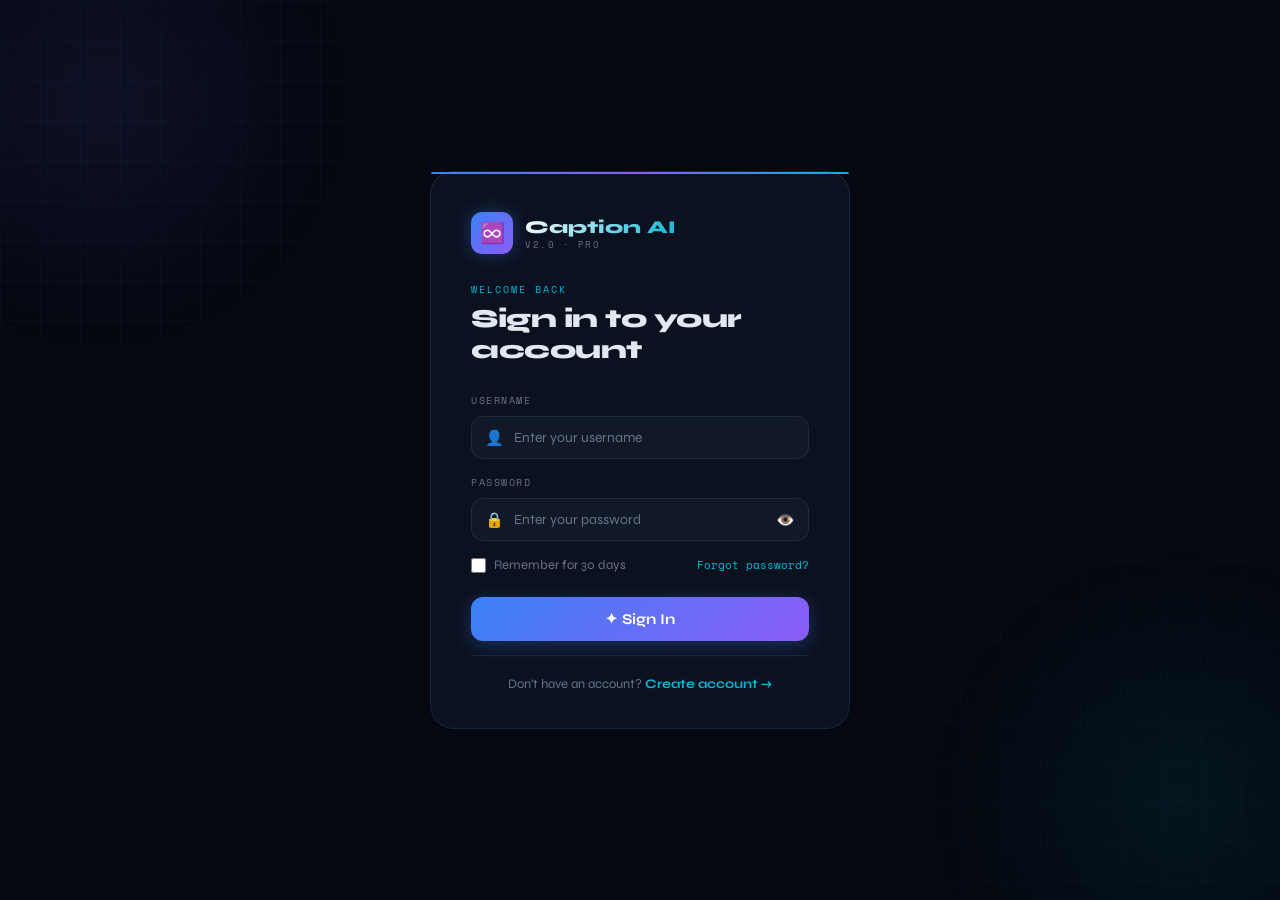
<file: templates/login.html>
<!DOCTYPE html>
<html lang="en">
<head>
    <meta charset="UTF-8">
    <meta name="viewport" content="width=device-width, initial-scale=1.0">
    <title>Login | Caption AI</title>
    <link href="https://fonts.googleapis.com/css2?family=Space+Mono:wght@400;700&family=Syne:wght@400;600;700;800&display=swap" rel="stylesheet">
    <style>
        :root {
            --bg: #050810;
            --surface: #0c1120;
            --surface2: #111827;
            --border: rgba(99, 179, 255, 0.12);
            --accent: #3b82f6;
            --accent2: #06b6d4;
            --accent3: #8b5cf6;
            --text: #e2e8f0;
            --muted: #64748b;
        }

        * { margin: 0; padding: 0; box-sizing: border-box; }

        body {
            font-family: 'Syne', sans-serif;
            background: var(--bg);
            color: var(--text);
            min-height: 100vh;
            display: flex;
            align-items: center;
            justify-content: center;
            overflow: hidden;
        }

        /* Grid background */
        body::before {
            content: '';
            position: fixed; inset: 0;
            background-image:
                linear-gradient(rgba(59,130,246,0.04) 1px, transparent 1px),
                linear-gradient(90deg, rgba(59,130,246,0.04) 1px, transparent 1px);
            background-size: 40px 40px;
            pointer-events: none;
        }

        /* Glow blobs */
        .blob-tl {
            position: fixed; top: -150px; left: -150px;
            width: 500px; height: 500px;
            background: radial-gradient(circle, rgba(99,102,241,0.1) 0%, transparent 70%);
            pointer-events: none;
        }

        .blob-br {
            position: fixed; bottom: -150px; right: -150px;
            width: 500px; height: 500px;
            background: radial-gradient(circle, rgba(6,182,212,0.08) 0%, transparent 70%);
            pointer-events: none;
        }

        /* ── CARD ── */
        .login-card {
            position: relative;
            z-index: 1;
            background: var(--surface);
            border: 1px solid var(--border);
            border-radius: 24px;
            padding: 40px 40px 36px;
            width: 100%;
            max-width: 420px;
            animation: slideUp 0.5s ease both;
        }

        @keyframes slideUp {
            from { opacity: 0; transform: translateY(24px); }
            to   { opacity: 1; transform: translateY(0); }
        }

        .login-card::before {
            content: '';
            position: absolute;
            top: 0; left: 0; right: 0;
            height: 2px;
            background: linear-gradient(90deg, var(--accent), var(--accent3), var(--accent2));
            border-radius: 24px 24px 0 0;
        }

        /* ── LOGO ── */
        .card-logo {
            display: flex;
            align-items: center;
            gap: 12px;
            margin-bottom: 28px;
        }

        .logo-icon {
            width: 42px; height: 42px;
            background: linear-gradient(135deg, var(--accent), var(--accent3));
            border-radius: 11px;
            display: flex; align-items: center; justify-content: center;
            font-size: 20px;
            box-shadow: 0 0 18px rgba(59,130,246,0.35);
        }

        .logo-name {
            font-size: 18px; font-weight: 800;
            background: linear-gradient(135deg, #fff 0%, var(--accent2) 100%);
            -webkit-background-clip: text; -webkit-text-fill-color: transparent;
            background-clip: text;
        }

        .logo-version {
            font-family: 'Space Mono', monospace;
            font-size: 9px; color: var(--muted);
            letter-spacing: 1.5px; text-transform: uppercase;
        }

        /* ── HEADING ── */
        .card-eyebrow {
            font-family: 'Space Mono', monospace;
            font-size: 10px; text-transform: uppercase;
            letter-spacing: 2px; color: var(--accent2);
            margin-bottom: 6px;
        }

        .card-title {
            font-size: 26px; font-weight: 800;
            letter-spacing: -0.5px;
            margin-bottom: 28px;
        }

        /* ── FORM ── */
        .form-group { margin-bottom: 16px; }

        .form-label {
            display: block;
            font-family: 'Space Mono', monospace;
            font-size: 10px; text-transform: uppercase;
            letter-spacing: 1.5px; color: var(--muted);
            margin-bottom: 8px;
        }

        .input-wrap {
            position: relative;
        }

        .input-icon {
            position: absolute; left: 14px; top: 50%;
            transform: translateY(-50%);
            font-size: 15px; color: var(--muted);
            pointer-events: none;
        }

        .form-input {
            width: 100%;
            background: var(--surface2);
            border: 1px solid var(--border);
            border-radius: 12px;
            padding: 12px 14px 12px 42px;
            color: var(--text);
            font-family: 'Syne', sans-serif;
            font-size: 14px;
            outline: none;
            transition: border-color 0.2s, box-shadow 0.2s;
        }

        .form-input:focus {
            border-color: var(--accent);
            box-shadow: 0 0 0 3px rgba(59,130,246,0.1);
        }

        .form-input::placeholder { color: var(--muted); }

        /* Password toggle */
        .pw-toggle {
            position: absolute; right: 14px; top: 50%;
            transform: translateY(-50%);
            background: none; border: none;
            color: var(--muted); cursor: pointer;
            font-size: 15px; padding: 0;
            transition: color 0.2s;
        }

        .pw-toggle:hover { color: var(--text); }

        /* ── OPTIONS ROW ── */
        .options-row {
            display: flex; align-items: center;
            justify-content: space-between;
            margin-bottom: 24px;
        }

        .remember-label {
            display: flex; align-items: center; gap: 8px;
            font-size: 13px; color: var(--muted); cursor: pointer;
        }

        .remember-label input[type="checkbox"] {
            width: 15px; height: 15px;
            accent-color: var(--accent);
            cursor: pointer;
        }

        .forgot-link {
            font-family: 'Space Mono', monospace;
            font-size: 11px; color: var(--accent2);
            text-decoration: none;
            transition: color 0.2s;
        }

        .forgot-link:hover { color: var(--accent); }

        /* ── BUTTONS ── */
        .btn-primary {
            width: 100%;
            padding: 13px;
            background: linear-gradient(135deg, var(--accent), var(--accent3));
            color: white; border: none;
            border-radius: 12px;
            font-family: 'Syne', sans-serif;
            font-size: 15px; font-weight: 700;
            cursor: pointer;
            box-shadow: 0 4px 18px rgba(59,130,246,0.3);
            transition: opacity 0.2s, transform 0.2s;
            margin-bottom: 14px;
        }

        .btn-primary:hover { opacity: 0.88; transform: translateY(-1px); }

        .divider {
            display: flex; align-items: center; gap: 12px;
            margin-bottom: 14px;
        }

        .divider::before, .divider::after {
            content: ''; flex: 1;
            height: 1px; background: var(--border);
        }

        .divider span {
            font-family: 'Space Mono', monospace;
            font-size: 10px; color: var(--muted);
            text-transform: uppercase; letter-spacing: 1px;
        }

        .btn-google {
            width: 100%;
            display: flex; align-items: center; justify-content: center; gap: 10px;
            padding: 12px;
            background: var(--surface2);
            border: 1px solid var(--border);
            border-radius: 12px;
            color: var(--text);
            font-family: 'Syne', sans-serif;
            font-size: 14px; font-weight: 600;
            cursor: pointer;
            transition: all 0.2s;
            margin-bottom: 24px;
        }

        .btn-google:hover {
            border-color: rgba(99,179,255,0.25);
            background: rgba(255,255,255,0.04);
        }

        .btn-google img {
            width: 18px; height: 18px;
        }

        /* ── FOOTER ── */
        .card-footer-text {
            text-align: center;
            font-size: 13px; color: var(--muted);
            padding-top: 20px;
            border-top: 1px solid var(--border);
        }

        .card-footer-text a {
            color: var(--accent2); text-decoration: none; font-weight: 700;
            transition: color 0.2s;
        }

        .card-footer-text a:hover { color: var(--accent); }

        /* ── BOTTOM BRAND ── */
        .page-footer {
            position: fixed; bottom: 20px;
            font-family: 'Space Mono', monospace;
            font-size: 10px; color: var(--muted);
            letter-spacing: 2px; text-transform: uppercase;
            z-index: 1;
        }
    </style>
</head>
<body>

<div class="blob-tl"></div>
<div class="blob-br"></div>

<div class="login-card">

    <!-- Logo -->
    <div class="card-logo">
        <div class="logo-icon">♾️</div>
        <div>
            <div class="logo-name">Caption AI</div>
            <div class="logo-version">v2.0 · Pro</div>
        </div>
    </div>

    <!-- Heading -->
    <div class="card-eyebrow">Welcome back</div>
    <div class="card-title">Sign in to your account</div>

    <!-- Form -->
    <form method="POST">

        <div class="form-group">
            <label class="form-label">Username</label>
            <div class="input-wrap">
                <span class="input-icon">👤</span>
                <input class="form-input" type="text" name="username"
                       placeholder="Enter your username" required>
            </div>
        </div>

        <div class="form-group">
            <label class="form-label">Password</label>
            <div class="input-wrap">
                <span class="input-icon">🔒</span>
                <input class="form-input" type="password" name="password"
                       id="passwordInput" placeholder="Enter your password" required>
                <button type="button" class="pw-toggle" onclick="togglePassword()">👁️</button>
            </div>
        </div>

        <div class="options-row">
            <label class="remember-label">
                <input type="checkbox"> Remember for 30 days
            </label>
            <a href="#" class="forgot-link">Forgot password?</a>
        </div>

        <button type="submit" class="btn-primary">✦ Sign In</button>

    </form>

    <!-- <div class="divider"><span>or continue with</span></div>

    <button class="btn-google">
        <img src="https://www.gstatic.com/firebasejs/ui/2.0.0/images/auth/google.svg" alt="Google">
        Sign in with Google
    </button> -->

    <div class="card-footer-text">
        Don't have an account? <a href="/signup">Create account →</a>
    </div>

</div>

<!-- <div class="page-footer">Caption AI · Secure Login</div> -->

<script>
    function togglePassword() {
        const input = document.getElementById('passwordInput');
        const btn = document.querySelector('.pw-toggle');
        if (input.type === 'password') {
            input.type = 'text';
            btn.textContent = '🙈';
        } else {
            input.type = 'password';
            btn.textContent = '👁️';
        }
    }
</script>

</body>
</html>
</file>
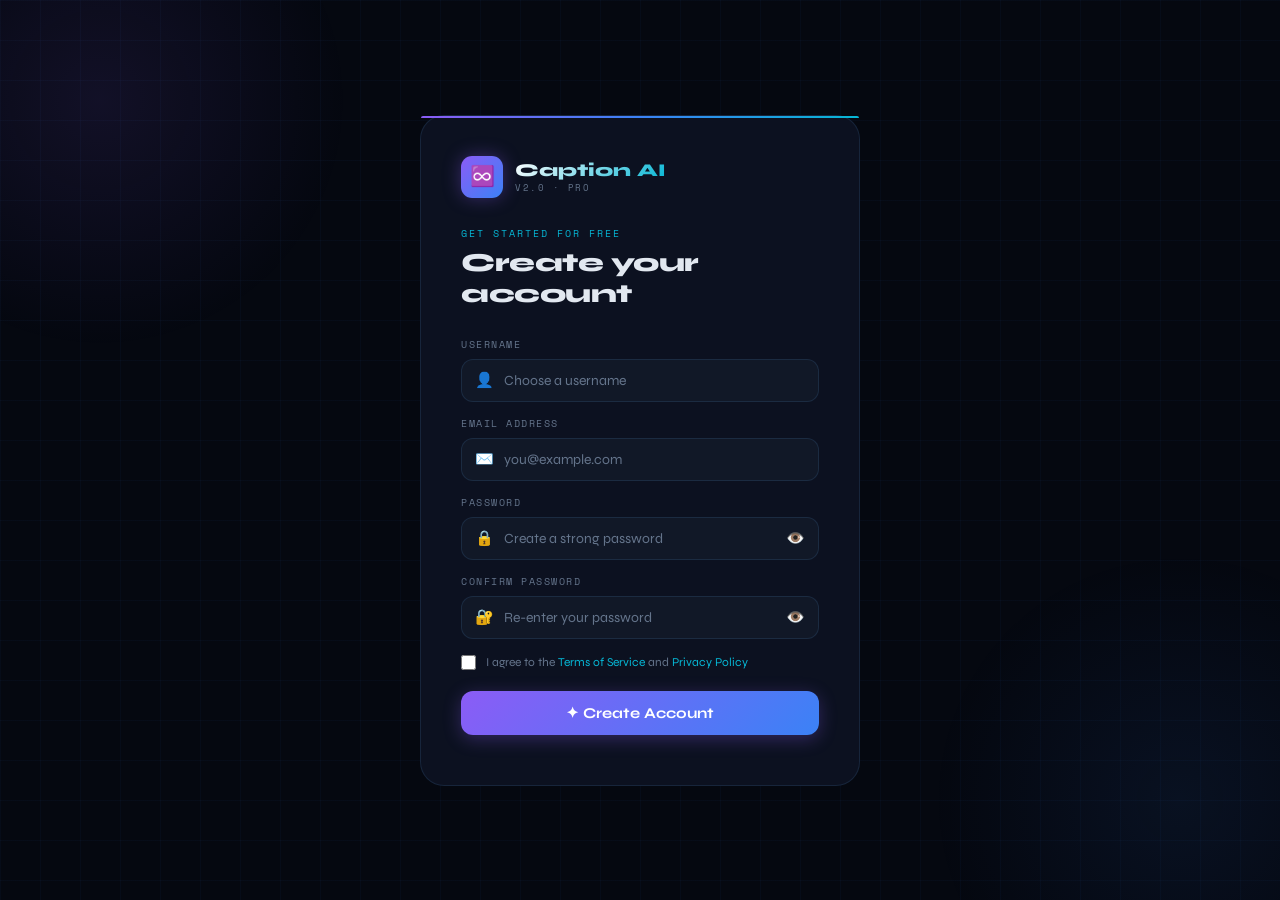
<file: templates/signup.html>
<!DOCTYPE html>
<html lang="en">
<head>
    <meta charset="UTF-8">
    <meta name="viewport" content="width=device-width, initial-scale=1.0">
    <title>Sign Up | Caption AI</title>
    <link href="https://fonts.googleapis.com/css2?family=Space+Mono:wght@400;700&family=Syne:wght@400;600;700;800&display=swap" rel="stylesheet">
    <style>
        :root {
            --bg: #050810;
            --surface: #0c1120;
            --surface2: #111827;
            --border: rgba(99, 179, 255, 0.12);
            --accent: #3b82f6;
            --accent2: #06b6d4;
            --accent3: #8b5cf6;
            --success: #10b981;
            --danger: #ef4444;
            --text: #e2e8f0;
            --muted: #64748b;
        }

        * { margin: 0; padding: 0; box-sizing: border-box; }

        body {
            font-family: 'Syne', sans-serif;
            background: var(--bg);
            color: var(--text);
            min-height: 100vh;
            display: flex;
            align-items: center;
            justify-content: center;
            padding: 30px 16px;
            overflow-x: hidden;
        }

        body::before {
            content: '';
            position: fixed; inset: 0;
            background-image:
                linear-gradient(rgba(59,130,246,0.04) 1px, transparent 1px),
                linear-gradient(90deg, rgba(59,130,246,0.04) 1px, transparent 1px);
            background-size: 40px 40px;
            pointer-events: none;
        }

        .blob-tl {
            position: fixed; top: -150px; left: -150px;
            width: 500px; height: 500px;
            background: radial-gradient(circle, rgba(139,92,246,0.1) 0%, transparent 70%);
            pointer-events: none;
        }

        .blob-br {
            position: fixed; bottom: -150px; right: -150px;
            width: 500px; height: 500px;
            background: radial-gradient(circle, rgba(59,130,246,0.08) 0%, transparent 70%);
            pointer-events: none;
        }

        /* ── CARD ── */
        .signup-card {
            position: relative; z-index: 1;
            background: var(--surface);
            border: 1px solid var(--border);
            border-radius: 24px;
            padding: 40px 40px 36px;
            width: 100%; max-width: 440px;
            animation: slideUp 0.5s ease both;
        }

        @keyframes slideUp {
            from { opacity: 0; transform: translateY(24px); }
            to   { opacity: 1; transform: translateY(0); }
        }

        .signup-card::before {
            content: '';
            position: absolute; top: 0; left: 0; right: 0;
            height: 2px;
            background: linear-gradient(90deg, var(--accent3), var(--accent), var(--accent2));
            border-radius: 24px 24px 0 0;
        }

        /* ── LOGO ── */
        .card-logo {
            display: flex; align-items: center; gap: 12px;
            margin-bottom: 28px;
        }

        .logo-icon {
            width: 42px; height: 42px;
            background: linear-gradient(135deg, var(--accent3), var(--accent));
            border-radius: 11px;
            display: flex; align-items: center; justify-content: center;
            font-size: 20px;
            box-shadow: 0 0 18px rgba(139,92,246,0.35);
        }

        .logo-name {
            font-size: 18px; font-weight: 800;
            background: linear-gradient(135deg, #fff 0%, var(--accent2) 100%);
            -webkit-background-clip: text; -webkit-text-fill-color: transparent;
            background-clip: text;
        }

        .logo-version {
            font-family: 'Space Mono', monospace;
            font-size: 9px; color: var(--muted);
            letter-spacing: 1.5px; text-transform: uppercase;
        }

        /* ── HEADING ── */
        .card-eyebrow {
            font-family: 'Space Mono', monospace;
            font-size: 10px; text-transform: uppercase;
            letter-spacing: 2px; color: var(--accent2);
            margin-bottom: 6px;
        }

        .card-title {
            font-size: 26px; font-weight: 800;
            letter-spacing: -0.5px; margin-bottom: 28px;
        }

        /* ── FORM ── */
        .form-group { margin-bottom: 14px; }

        .form-label {
            display: block;
            font-family: 'Space Mono', monospace;
            font-size: 10px; text-transform: uppercase;
            letter-spacing: 1.5px; color: var(--muted);
            margin-bottom: 7px;
        }

        .input-wrap { position: relative; }

        .input-icon {
            position: absolute; left: 14px; top: 50%;
            transform: translateY(-50%);
            font-size: 15px; color: var(--muted);
            pointer-events: none;
        }

        .form-input {
            width: 100%;
            background: var(--surface2);
            border: 1px solid var(--border);
            border-radius: 12px;
            padding: 12px 14px 12px 42px;
            color: var(--text);
            font-family: 'Syne', sans-serif;
            font-size: 14px; outline: none;
            transition: border-color 0.2s, box-shadow 0.2s;
        }

        .form-input:focus {
            border-color: var(--accent);
            box-shadow: 0 0 0 3px rgba(59,130,246,0.1);
        }

        .form-input.valid {
            border-color: var(--success);
            box-shadow: 0 0 0 3px rgba(16,185,129,0.08);
        }

        .form-input.invalid {
            border-color: var(--danger);
            box-shadow: 0 0 0 3px rgba(239,68,68,0.08);
        }

        .form-input::placeholder { color: var(--muted); }

        .pw-toggle {
            position: absolute; right: 14px; top: 50%;
            transform: translateY(-50%);
            background: none; border: none;
            color: var(--muted); cursor: pointer;
            font-size: 15px; padding: 0;
            transition: color 0.2s;
        }

        .pw-toggle:hover { color: var(--text); }

        /* Password strength bar */
        .pw-strength {
            margin-top: 6px; display: none;
        }

        .pw-strength-bar {
            height: 3px; border-radius: 2px;
            background: var(--surface2);
            overflow: hidden; margin-bottom: 4px;
        }

        .pw-strength-fill {
            height: 100%; border-radius: 2px;
            transition: width 0.3s, background 0.3s;
            width: 0%;
        }

        .pw-strength-label {
            font-family: 'Space Mono', monospace;
            font-size: 10px; color: var(--muted);
        }

        /* Match indicator */
        .match-hint {
            font-family: 'Space Mono', monospace;
            font-size: 10px; margin-top: 5px;
            display: none;
        }

        /* ── TERMS ── */
        .terms-row {
            display: flex; align-items: flex-start; gap: 10px;
            margin-bottom: 20px; margin-top: 6px;
        }

        .terms-row input[type="checkbox"] {
            width: 15px; height: 15px; margin-top: 2px;
            accent-color: var(--accent); cursor: pointer; flex-shrink: 0;
        }

        .terms-text {
            font-size: 12px; color: var(--muted); line-height: 1.5;
        }

        .terms-text a {
            color: var(--accent2); text-decoration: none;
        }

        .terms-text a:hover { text-decoration: underline; }

        /* ── BUTTONS ── */
        .btn-primary {
            width: 100%; padding: 13px;
            background: linear-gradient(135deg, var(--accent3), var(--accent));
            color: white; border: none; border-radius: 12px;
            font-family: 'Syne', sans-serif;
            font-size: 15px; font-weight: 700;
            cursor: pointer;
            box-shadow: 0 4px 18px rgba(139,92,246,0.3);
            transition: opacity 0.2s, transform 0.2s;
            margin-bottom: 14px;
        }

        .btn-primary:hover { opacity: 0.88; transform: translateY(-1px); }

        .divider {
            display: flex; align-items: center; gap: 12px;
            margin-bottom: 14px;
        }

        .divider::before, .divider::after {
            content: ''; flex: 1;
            height: 1px; background: var(--border);
        }

        .divider span {
            font-family: 'Space Mono', monospace;
            font-size: 10px; color: var(--muted);
            text-transform: uppercase; letter-spacing: 1px;
        }

        .btn-google {
            width: 100%;
            display: flex; align-items: center; justify-content: center; gap: 10px;
            padding: 12px;
            background: var(--surface2);
            border: 1px solid var(--border);
            border-radius: 12px;
            color: var(--text);
            font-family: 'Syne', sans-serif;
            font-size: 14px; font-weight: 600;
            cursor: pointer;
            transition: all 0.2s;
            margin-bottom: 24px;
        }

        .btn-google:hover {
            border-color: rgba(99,179,255,0.25);
            background: rgba(255,255,255,0.04);
        }

        .btn-google img { width: 18px; height: 18px; }

        /* ── FOOTER ── */
        .card-footer-text {
            text-align: center;
            font-size: 13px; color: var(--muted);
            padding-top: 20px;
            border-top: 1px solid var(--border);
        }

        .card-footer-text a {
            color: var(--accent2); text-decoration: none; font-weight: 700;
            transition: color 0.2s;
        }

        .card-footer-text a:hover { color: var(--accent); }

        .page-footer {
            position: fixed; bottom: 20px;
            font-family: 'Space Mono', monospace;
            font-size: 10px; color: var(--muted);
            letter-spacing: 2px; text-transform: uppercase;
            z-index: 1;
        }
    </style>
</head>
<body>

<div class="blob-tl"></div>
<div class="blob-br"></div>

<div class="signup-card">

    <!-- Logo -->
    <div class="card-logo">
        <div class="logo-icon">♾️</div>
        <div>
            <div class="logo-name">Caption AI</div>
            <div class="logo-version">v2.0 · Pro</div>
        </div>
    </div>

    <!-- Heading -->
    <div class="card-eyebrow">Get started for free</div>
    <div class="card-title">Create your account</div>

    <!-- Form -->
    <form method="POST" id="signupForm">

        <div class="form-group">
            <label class="form-label">Username</label>
            <div class="input-wrap">
                <span class="input-icon">👤</span>
                <input class="form-input" type="text" name="username"
                       id="usernameInput"
                       placeholder="Choose a username" required>
            </div>
        </div>

        <div class="form-group">
            <label class="form-label">Email Address</label>
            <div class="input-wrap">
                <span class="input-icon">✉️</span>
                <input class="form-input" type="email" name="email"
                       id="emailInput"
                       placeholder="you@example.com" required>
            </div>
        </div>

        <div class="form-group">
            <label class="form-label">Password</label>
            <div class="input-wrap">
                <span class="input-icon">🔒</span>
                <input class="form-input" type="password" name="password"
                       id="passwordInput"
                       placeholder="Create a strong password" required
                       oninput="checkStrength(this.value)">
                <button type="button" class="pw-toggle" onclick="togglePw('passwordInput', this)">👁️</button>
            </div>
            <div class="pw-strength" id="pwStrength">
                <div class="pw-strength-bar">
                    <div class="pw-strength-fill" id="pwFill"></div>
                </div>
                <span class="pw-strength-label" id="pwLabel">Weak</span>
            </div>
        </div>

        <div class="form-group">
            <label class="form-label">Confirm Password</label>
            <div class="input-wrap">
                <span class="input-icon">🔐</span>
                <input class="form-input" type="password" name="confirm_password"
                       id="confirmInput"
                       placeholder="Re-enter your password" required
                       oninput="checkMatch()">
                <button type="button" class="pw-toggle" onclick="togglePw('confirmInput', this)">👁️</button>
            </div>
            <div class="match-hint" id="matchHint"></div>
        </div>

        <div class="terms-row">
            <input type="checkbox" id="termsCheck" required>
            <label class="terms-text" for="termsCheck">
                I agree to the <a href="#">Terms of Service</a> and <a href="#">Privacy Policy</a>
            </label>
        </div>

        <button type="submit" class="btn-primary">✦ Create Account</button>

    </form>
<!-- 
    <div class="divider"><span>or continue with</span></div>

    <button class="btn-google">
        <img src="https://www.gstatic.com/firebasejs/ui/2.0.0/images/auth/google.svg" alt="Google">
        Sign up with Google
    </button>

    <div class="card-footer-text">
        Already have an account? <a href="/">Sign in →</a>
    </div>

</div>

<div class="page-footer">Caption AI · Create Account</div> -->

<script>
    function togglePw(inputId, btn) {
        const input = document.getElementById(inputId);
        if (input.type === 'password') {
            input.type = 'text';
            btn.textContent = '🙈';
        } else {
            input.type = 'password';
            btn.textContent = '👁️';
        }
    }

    function checkStrength(val) {
        const bar = document.getElementById('pwStrength');
        const fill = document.getElementById('pwFill');
        const label = document.getElementById('pwLabel');

        bar.style.display = val.length > 0 ? 'block' : 'none';

        let score = 0;
        if (val.length >= 8) score++;
        if (/[A-Z]/.test(val)) score++;
        if (/[0-9]/.test(val)) score++;
        if (/[^A-Za-z0-9]/.test(val)) score++;

        const levels = [
            { w: '25%', color: '#ef4444', text: 'Weak' },
            { w: '50%', color: '#f59e0b', text: 'Fair' },
            { w: '75%', color: '#3b82f6', text: 'Good' },
            { w: '100%', color: '#10b981', text: 'Strong 💪' },
        ];

        const lvl = levels[Math.max(0, score - 1)] || levels[0];
        fill.style.width = lvl.w;
        fill.style.background = lvl.color;
        label.textContent = lvl.text;
        label.style.color = lvl.color;
    }

    function checkMatch() {
        const pw = document.getElementById('passwordInput').value;
        const cf = document.getElementById('confirmInput').value;
        const hint = document.getElementById('matchHint');
        const input = document.getElementById('confirmInput');

        hint.style.display = cf.length > 0 ? 'block' : 'none';

        if (cf.length === 0) return;

        if (pw === cf) {
            hint.textContent = '✅ Passwords match';
            hint.style.color = '#10b981';
            input.classList.remove('invalid');
            input.classList.add('valid');
        } else {
            hint.textContent = '❌ Passwords do not match';
            hint.style.color = '#ef4444';
            input.classList.remove('valid');
            input.classList.add('invalid');
        }
    }
</script>

</body>
</html>
</file>
